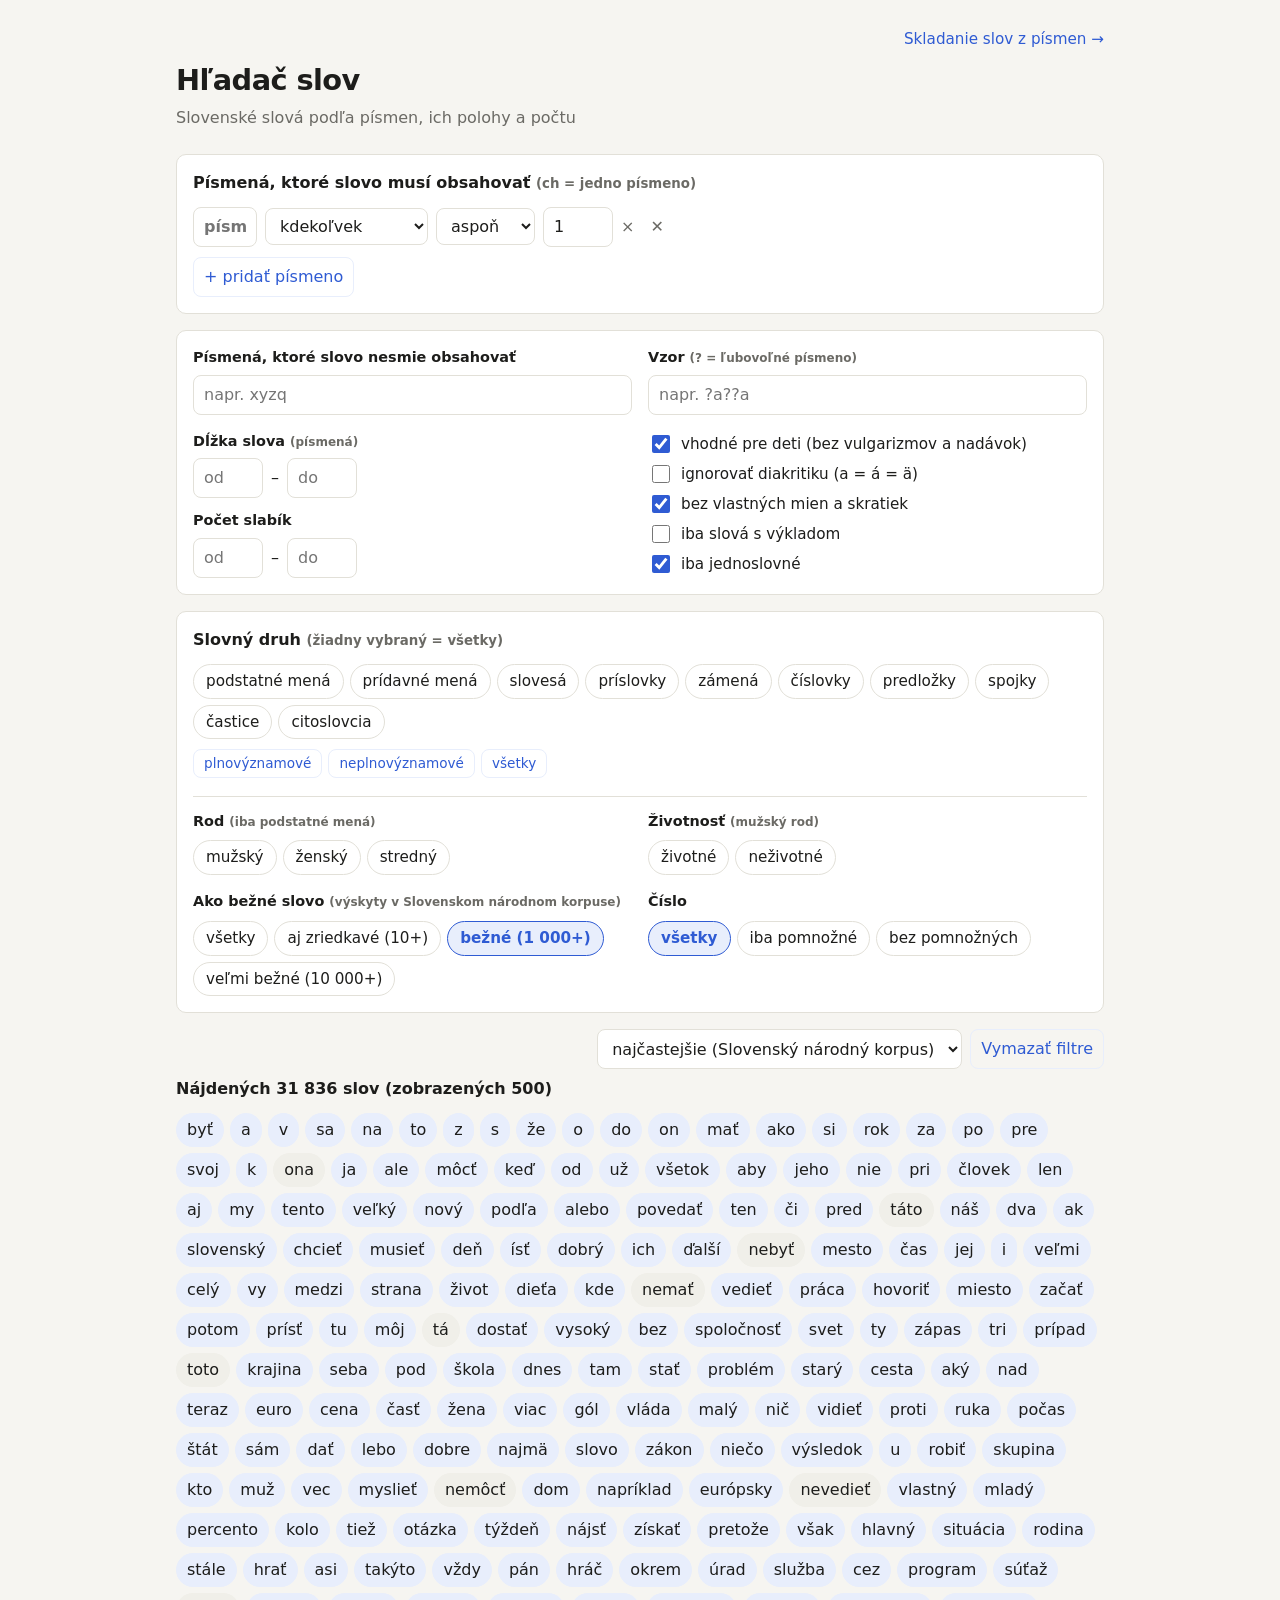
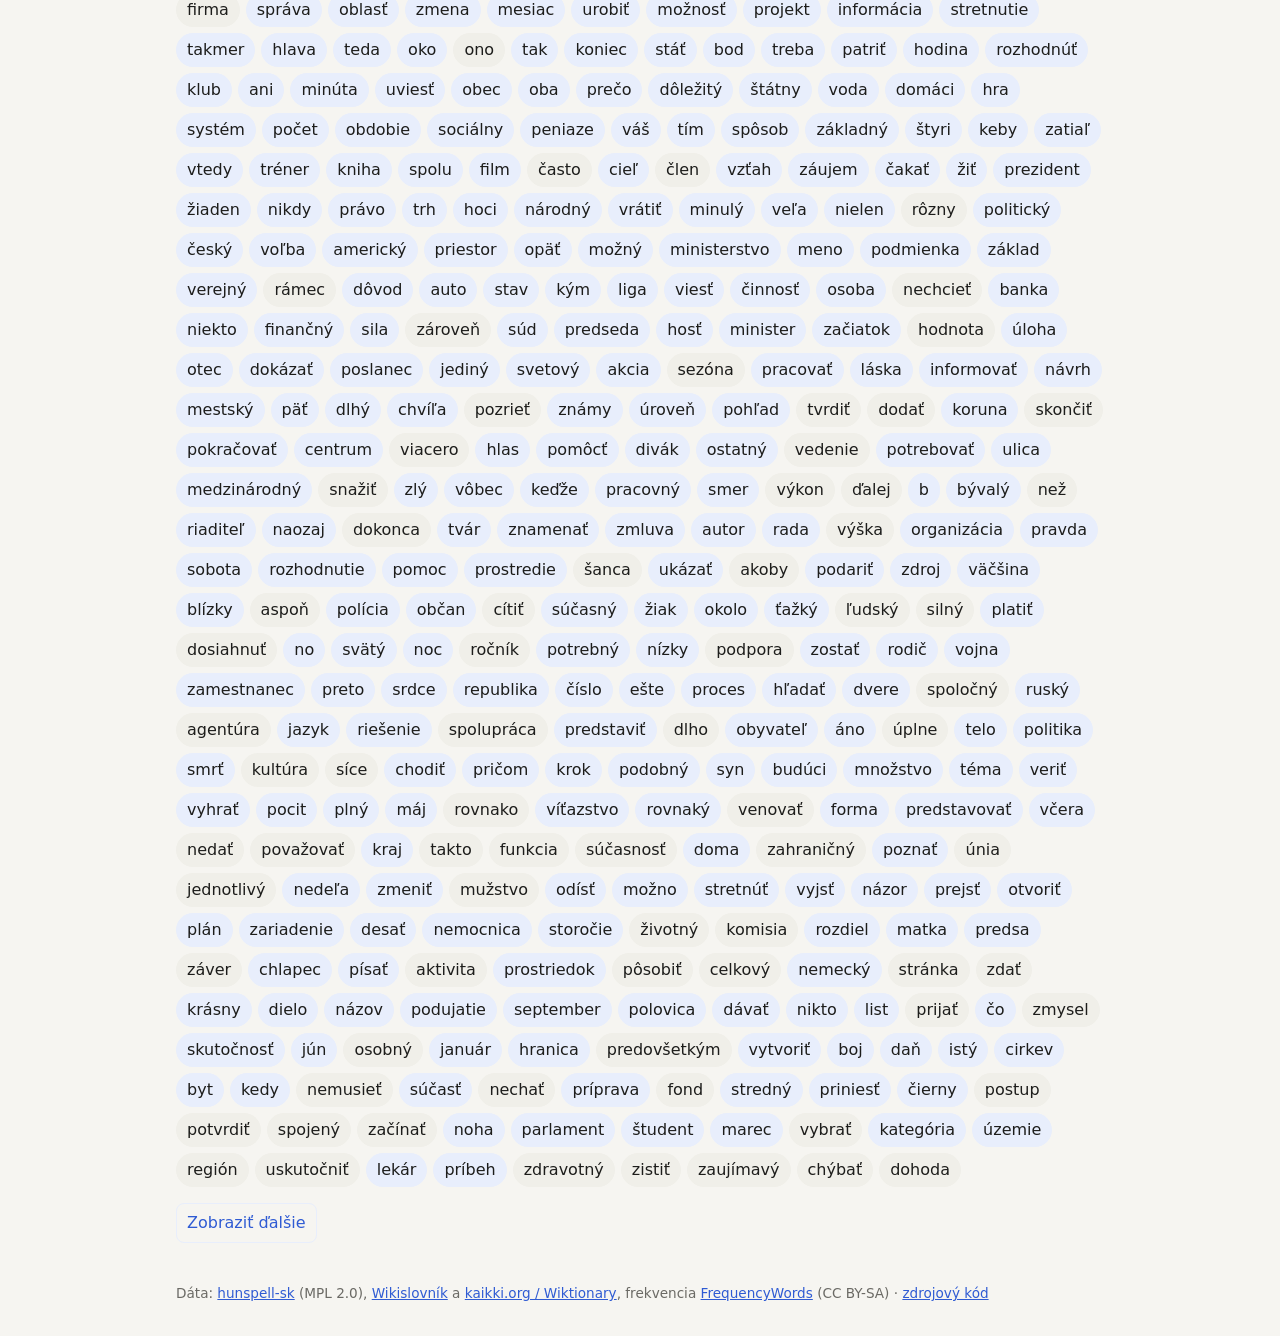
<file: index.html>
<!doctype html>
<html lang="sk">
<head>
  <meta charset="utf-8">
  <meta name="viewport" content="width=device-width, initial-scale=1">
  <!-- Ochrana do hĺbky: povolené sú len vlastné skripty, štýly a dáta z tej istej domény (bez vložených skriptov). -->
  <meta http-equiv="Content-Security-Policy"
        content="default-src 'self'; script-src 'self'; style-src 'self'; img-src 'self' data:; connect-src 'self'; object-src 'none'; base-uri 'none'; form-action 'none'">
  <meta name="referrer" content="strict-origin-when-cross-origin">
  <title>Hľadač slov</title>
  <meta name="description" content="Vyhľadávanie slovenských slov podľa písmen, ich polohy a počtu výskytov.">
  <link rel="stylesheet" href="style.css?v=20261018d">
</head>
<body>
  <header>
    <nav class="top-nav"><a href="skladanie/">Skladanie slov z písmen →</a></nav>
    <h1>Hľadač slov</h1>
    <p class="sub">Slovenské slová podľa písmen, ich polohy a počtu</p>
  </header>

  <main>
    <form id="filters" autocomplete="off">
      <section class="card">
        <h2>Písmená, ktoré slovo musí obsahovať <small>(ch = jedno písmeno)</small></h2>
        <div id="rules"></div>
        <button type="button" id="add-rule" class="ghost">+ pridať písmeno</button>
      </section>

      <section class="card grid2">
        <label>
          <span>Písmená, ktoré slovo nesmie obsahovať</span>
          <input id="exclude" placeholder="napr. xyzq">
        </label>
        <label>
          <span>Vzor <small>(? = ľubovoľné písmeno)</small></span>
          <input id="pattern" placeholder="napr. ?a??a">
        </label>
        <div class="len">
          <span>Dĺžka slova <small>(písmená)</small></span>
          <div class="row">
            <input id="len-min" type="number" min="1" placeholder="od" aria-label="Dĺžka od">
            <span>–</span>
            <input id="len-max" type="number" min="1" placeholder="do" aria-label="Dĺžka do">
          </div>
          <span class="syl-label">Počet slabík</span>
          <div class="row">
            <input id="syl-min" type="number" min="1" placeholder="od" aria-label="Slabiky od">
            <span>–</span>
            <input id="syl-max" type="number" min="1" placeholder="do" aria-label="Slabiky do">
          </div>
        </div>
        <div class="checks">
          <label class="check"><input type="checkbox" id="kids" checked> vhodné pre deti (bez vulgarizmov a nadávok)</label>
          <label class="check"><input type="checkbox" id="ignore-diacritics"> ignorovať diakritiku (a = á = ä)</label>
          <label class="check"><input type="checkbox" id="only-lower" checked> bez vlastných mien a skratiek</label>
          <label class="check"><input type="checkbox" id="only-defs"> iba slová s výkladom</label>
          <label class="check"><input type="checkbox" id="no-spaces" checked> iba jednoslovné</label>
        </div>
      </section>

      <section class="card">
        <h2>Slovný druh <small>(žiadny vybraný = všetky)</small></h2>
        <div class="chips" id="pos-chips">
          <label class="chip"><input type="checkbox" name="pos" value="noun"> podstatné mená</label>
          <label class="chip"><input type="checkbox" name="pos" value="adjective"> prídavné mená</label>
          <label class="chip"><input type="checkbox" name="pos" value="verb"> slovesá</label>
          <label class="chip"><input type="checkbox" name="pos" value="adverb"> príslovky</label>
          <label class="chip"><input type="checkbox" name="pos" value="pronoun"> zámená</label>
          <label class="chip"><input type="checkbox" name="pos" value="number"> číslovky</label>
          <label class="chip"><input type="checkbox" name="pos" value="preposition"> predložky</label>
          <label class="chip"><input type="checkbox" name="pos" value="conjunction"> spojky</label>
          <label class="chip"><input type="checkbox" name="pos" value="particle"> častice</label>
          <label class="chip"><input type="checkbox" name="pos" value="interjection"> citoslovcia</label>
        </div>
        <div class="chip-quick">
          <button type="button" class="ghost small" data-pos="noun,adjective,verb,adverb,number">plnovýznamové</button>
          <button type="button" class="ghost small" data-pos="pronoun,preposition,conjunction,particle,interjection">neplnovýznamové</button>
          <button type="button" class="ghost small" data-pos="">všetky</button>
        </div>

        <div class="grid2 sub-filters">
          <div>
            <h2>Rod <small>(iba podstatné mená)</small></h2>
            <div class="chips">
              <label class="chip"><input type="checkbox" name="rod" value="m"> mužský</label>
              <label class="chip"><input type="checkbox" name="rod" value="f"> ženský</label>
              <label class="chip"><input type="checkbox" name="rod" value="s"> stredný</label>
            </div>
          </div>
          <div>
            <h2>Životnosť <small>(mužský rod)</small></h2>
            <div class="chips">
              <label class="chip"><input type="checkbox" name="ziv" value="A"> životné</label>
              <label class="chip"><input type="checkbox" name="ziv" value="I"> neživotné</label>
            </div>
          </div>
          <div>
            <h2>Ako bežné slovo <small>(výskyty v Slovenskom národnom korpuse)</small></h2>
            <div class="chips">
              <label class="chip"><input type="radio" name="minfreq" value="0"> všetky</label>
              <label class="chip"><input type="radio" name="minfreq" value="10"> aj zriedkavé (10+)</label>
              <label class="chip"><input type="radio" name="minfreq" value="1000" checked> bežné (1 000+)</label>
              <label class="chip"><input type="radio" name="minfreq" value="10000"> veľmi bežné (10 000+)</label>
            </div>
          </div>
          <div>
            <h2>Číslo</h2>
            <div class="chips">
              <label class="chip"><input type="radio" name="pomn" value="" checked> všetky</label>
              <label class="chip"><input type="radio" name="pomn" value="P"> iba pomnožné</label>
              <label class="chip"><input type="radio" name="pomn" value="-P"> bez pomnožných</label>
            </div>
          </div>
        </div>
      </section>

      <div class="actions">
        <select id="sort" aria-label="Zoradenie">
          <option value="freq">najčastejšie (Slovenský národný korpus)</option>
          <option value="freq-books">najčastejšie v knihách</option>
          <option value="freq-sub">najčastejšie v hovorenej reči</option>
          <option value="freq-wiki">najčastejšie vo Wikipédii</option>
          <option value="alpha">abecedne</option>
          <option value="len">od najkratších</option>
          <option value="len-desc">od najdlhších</option>
        </select>
        <button type="button" id="clear-filters" class="ghost">Vymazať filtre</button>
      </div>
    </form>

    <section class="results">
      <div class="results-head">
        <strong id="count">Načítavam slovník…</strong>
      </div>
      <ul id="list"></ul>
      <button type="button" id="more" class="ghost" hidden>Zobraziť ďalšie</button>
    </section>
  </main>

  <dialog id="detail">
    <form method="dialog">
      <button class="close" aria-label="Zavrieť">×</button>
    </form>
    <h3 id="detail-word"></h3>
    <p id="detail-pos" class="muted"></p>
    <div id="detail-body"></div>
  </dialog>

  <template id="rule-tpl">
    <div class="rule">
      <input class="r-letter" maxlength="3" placeholder="písm." aria-label="Písmeno">
      <select class="r-where" aria-label="Poloha">
        <option value="any">kdekoľvek</option>
        <option value="start">na začiatku</option>
        <option value="end">na konci</option>
        <option value="middle">v strede</option>
        <option value="not-start">nie na začiatku</option>
        <option value="not-end">nie na konci</option>
        <option value="pos">na pozícii…</option>
      </select>
      <input class="r-pos" type="number" min="1" placeholder="č." aria-label="Pozícia" hidden>
      <select class="r-cmp" aria-label="Počet">
        <option value="min">aspoň</option>
        <option value="eq">presne</option>
        <option value="max">najviac</option>
      </select>
      <input class="r-count" type="number" min="1" value="1" aria-label="Koľkokrát">
      <span class="times">×</span>
      <button type="button" class="r-del" aria-label="Odstrániť">✕</button>
    </div>
  </template>

  <footer>
    Dáta: <a href="https://github.com/sk-spell/hunspell-sk">hunspell-sk</a> (MPL 2.0),
    <a href="https://sk.wiktionary.org">Wikislovník</a> a
    <a href="https://kaikki.org/dictionary/Slovak/">kaikki.org / Wiktionary</a>,
    frekvencia <a href="https://github.com/hermitdave/FrequencyWords">FrequencyWords</a> (CC BY-SA)
    · <a href="https://github.com/bernysk/pismenka_slovicka">zdrojový kód</a>
  </footer>

  <script src="slovnik.js?v=20261018d"></script>
  <script src="app.js?v=20261018d"></script>
</body>
</html>
</file>
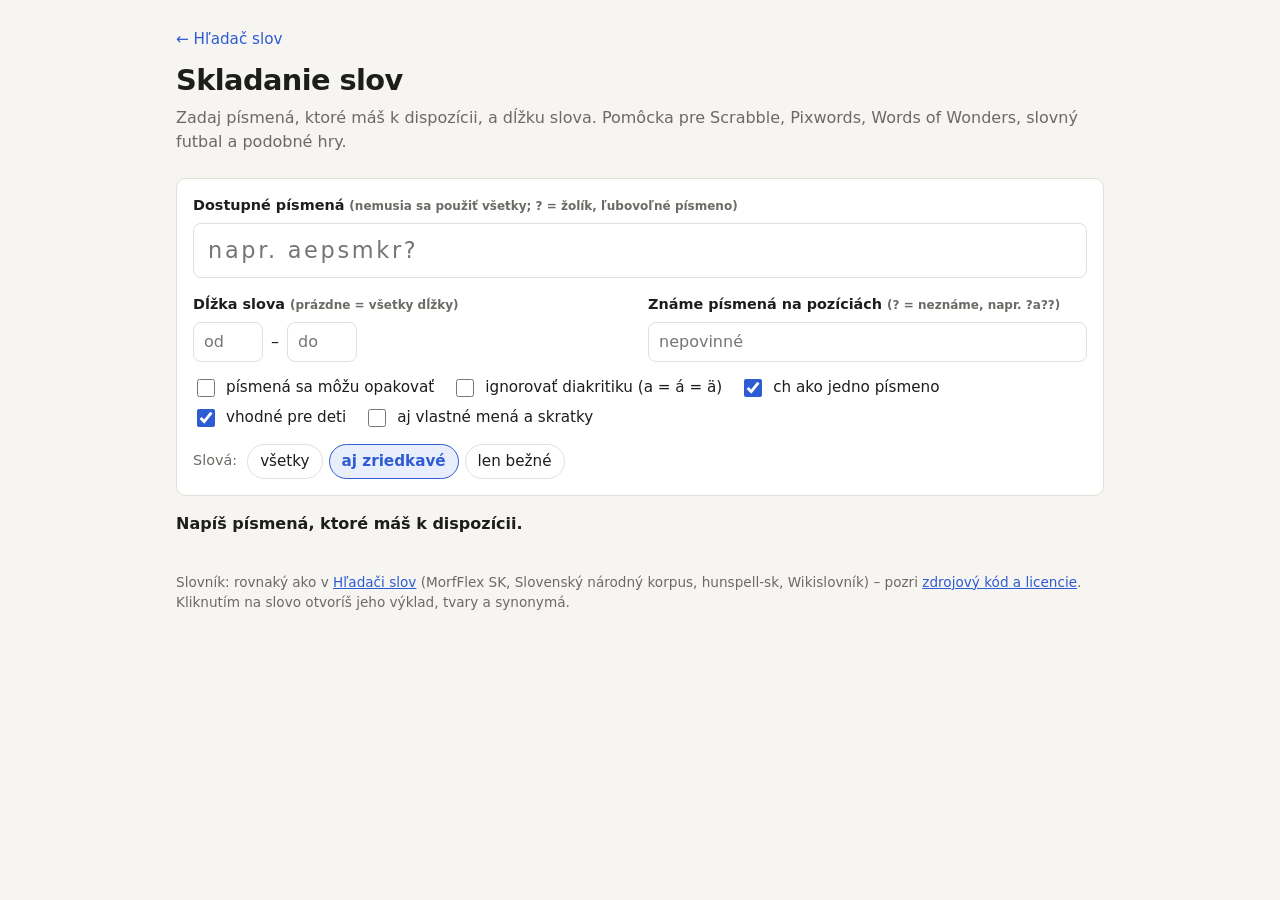
<file: skladanie/index.html>
<!doctype html>
<html lang="sk">
<head>
  <meta charset="utf-8">
  <meta name="viewport" content="width=device-width, initial-scale=1">
  <meta http-equiv="Content-Security-Policy"
        content="default-src 'self'; script-src 'self'; style-src 'self'; img-src 'self' data:; connect-src 'self'; object-src 'none'; base-uri 'none'; form-action 'none'">
  <meta name="referrer" content="strict-origin-when-cross-origin">
  <title>Skladanie slov</title>
  <meta name="description" content="Zadaj dostupné písmená a dĺžku slova – vypíšeme všetky slovenské slová, ktoré sa z nich dajú zložiť. Pomôcka pre Scrabble, Pixwords, Words of Wonders a slovný futbal.">
  <link rel="stylesheet" href="../style.css?v=20261018d">
  <link rel="stylesheet" href="skladanie.css?v=20261018d">
</head>
<body>
  <header>
    <nav class="top-nav"><a href="../">← Hľadač slov</a></nav>
    <h1>Skladanie slov</h1>
    <p class="sub">Zadaj písmená, ktoré máš k dispozícii, a dĺžku slova. Pomôcka pre Scrabble, Pixwords,
      Words of Wonders, slovný futbal a podobné hry.</p>
  </header>

  <main>
    <form id="form" autocomplete="off">
      <section class="card">
        <label class="big">
          <span>Dostupné písmená <small>(nemusia sa použiť všetky; ? = žolík, ľubovoľné písmeno)</small></span>
          <input id="letters" placeholder="napr. aepsmkr?" autocapitalize="off" spellcheck="false" enterkeyhint="search">
        </label>
        <div class="grid2">
          <div class="len">
            <span>Dĺžka slova <small>(prázdne = všetky dĺžky)</small></span>
            <div class="row">
              <input id="len-min" type="number" min="2" placeholder="od" aria-label="Dĺžka od">
              <span>–</span>
              <input id="len-max" type="number" min="2" placeholder="do" aria-label="Dĺžka do">
            </div>
          </div>
          <label>
            <span>Známe písmená na pozíciách <small>(? = neznáme, napr. ?a??)</small></span>
            <input id="pattern" placeholder="nepovinné" autocapitalize="off" spellcheck="false">
          </label>
        </div>
        <div class="checks inline">
          <label class="check"><input type="checkbox" id="repeat"> písmená sa môžu opakovať</label>
          <label class="check"><input type="checkbox" id="ignore-diacritics"> ignorovať diakritiku (a = á = ä)</label>
          <label class="check"><input type="checkbox" id="ch-one" checked> ch ako jedno písmeno</label>
          <label class="check"><input type="checkbox" id="kids" checked> vhodné pre deti</label>
          <label class="check"><input type="checkbox" id="names"> aj vlastné mená a skratky</label>
        </div>
        <div class="chips freq-chips">
          <span class="chips-label">Slová:</span>
          <label class="chip"><input type="radio" name="minfreq" value="0"> všetky</label>
          <label class="chip"><input type="radio" name="minfreq" value="10" checked> aj zriedkavé</label>
          <label class="chip"><input type="radio" name="minfreq" value="1000"> len bežné</label>
        </div>
      </section>
    </form>

    <section class="results">
      <div class="results-head"><strong id="count">Načítavam slovník…</strong></div>
      <div id="groups"></div>
    </section>
  </main>

  <footer>
    Slovník: rovnaký ako v <a href="../">Hľadači slov</a> (MorfFlex SK, Slovenský národný korpus, hunspell-sk, Wikislovník) –
    pozri <a href="https://github.com/bernysk/pismenka_slovicka">zdrojový kód a licencie</a>.
    Kliknutím na slovo otvoríš jeho výklad, tvary a synonymá.
  </footer>

  <dialog id="detail">
    <form method="dialog">
      <button class="close" aria-label="Zavrieť">×</button>
    </form>
    <h3 id="detail-word"></h3>
    <p id="detail-pos" class="muted"></p>
    <div id="detail-body"></div>
  </dialog>

  <script src="../slovnik.js?v=20261018d"></script>
  <script src="skladanie.js?v=20261018d"></script>
</body>
</html>
</file>
<file: style.css>
:root {
  --bg: #f6f5f1;
  --card: #ffffff;
  --text: #1d1d1b;
  --muted: #6b6a65;
  --line: #e2e0d8;
  --accent: #2f5bd3;
  --accent-soft: #e8eefc;
  --chip: #f0efe9;
  --danger: #c0392b;
  --radius: 10px;
}
@media (prefers-color-scheme: dark) {
  :root {
    --bg: #161615;
    --card: #20201e;
    --text: #ecebe6;
    --muted: #9a9890;
    --line: #34332f;
    --accent: #7c9cff;
    --accent-soft: #263055;
    --chip: #2a2a27;
    --danger: #ff7b6b;
  }
}

* { box-sizing: border-box; }
body {
  margin: 0;
  background: var(--bg);
  color: var(--text);
  font: 16px/1.5 system-ui, -apple-system, "Segoe UI", Roboto, sans-serif;
}
header, main, footer { max-width: 960px; margin: 0 auto; padding: 0 16px; }
header { padding-top: 28px; padding-bottom: 8px; }
h1 { margin: 0; font-size: 1.8rem; letter-spacing: -0.02em; }
h2 { margin: 0 0 12px; font-size: 1rem; }
.sub, .muted, small { color: var(--muted); }
.sub { margin: 4px 0 0; }

.card {
  background: var(--card);
  border: 1px solid var(--line);
  border-radius: var(--radius);
  padding: 16px;
  margin: 16px 0;
}
.grid2 { display: grid; grid-template-columns: 1fr 1fr; gap: 16px; }
@media (max-width: 640px) { .grid2 { grid-template-columns: 1fr; } }
label > span, .len > span { display: block; font-weight: 600; font-size: .9rem; margin-bottom: 6px; }

input, select, button {
  font: inherit;
  color: inherit;
  background: var(--card);
  border: 1px solid var(--line);
  border-radius: 8px;
  padding: 7px 10px;
}
input:focus, select:focus, button:focus-visible { outline: 2px solid var(--accent); outline-offset: 1px; }
input[type="number"] { width: 70px; }
label > input:not([type="checkbox"]) { width: 100%; }
button { cursor: pointer; }
button.ghost { background: transparent; color: var(--accent); border-color: var(--accent-soft); }
button.ghost:hover { background: var(--accent-soft); }

.row { display: flex; gap: 8px; align-items: center; }
.len .syl-label { margin-top: 12px; }
.checks { display: flex; flex-direction: column; gap: 6px; justify-content: center; }
.check { display: flex; gap: 8px; align-items: center; font-size: .95rem; }
.check input { width: 18px; height: 18px; accent-color: var(--accent); }

.rule { display: flex; flex-wrap: wrap; gap: 8px; align-items: center; margin-bottom: 10px; }
.r-letter { width: 64px; text-align: center; font-weight: 700; text-transform: lowercase; }
.r-pos { width: 64px; }
.r-count { width: 64px; }
.times { color: var(--muted); }
.r-del { border: none; background: transparent; color: var(--muted); padding: 4px 8px; }
.r-del:hover { color: var(--danger); }

.chips { display: flex; flex-wrap: wrap; gap: 6px; }
.chip {
  display: inline-flex; align-items: center; gap: 6px;
  padding: 5px 12px; border: 1px solid var(--line); border-radius: 999px;
  cursor: pointer; user-select: none; font-size: .95rem;
}
.chip { position: relative; }
.chip input { position: absolute; inset: 0; width: 1px; height: 1px; opacity: 0; pointer-events: none; }
.chip:has(input:checked) { background: var(--accent-soft); border-color: var(--accent); color: var(--accent); font-weight: 600; }
.chip:has(input:focus-visible) { outline: 2px solid var(--accent); outline-offset: 1px; }
.chip-quick { display: flex; gap: 6px; margin-top: 10px; flex-wrap: wrap; }
button.small { padding: 3px 10px; font-size: .85rem; }
.sub-filters { margin-top: 18px; padding-top: 14px; border-top: 1px solid var(--line); grid-template-columns: repeat(2, 1fr); }
@media (max-width: 640px) { .sub-filters { grid-template-columns: 1fr; } }
.sub-filters h2 { font-size: .9rem; margin-bottom: 8px; }

.actions { display: flex; gap: 8px; justify-content: flex-end; }

.results-head { margin: 8px 0 12px; }
#list {
  list-style: none; margin: 0; padding: 0;
  display: flex; flex-wrap: wrap; gap: 6px;
}
#list li button {
  background: var(--chip);
  border: 1px solid transparent;
  padding: 4px 10px;
  border-radius: 999px;
}
#list li button:hover { border-color: var(--accent); }
#list li button.has-def { background: var(--accent-soft); }
#more { margin: 16px 0; }

dialog {
  border: 1px solid var(--line);
  border-radius: var(--radius);
  background: var(--card);
  color: var(--text);
  max-width: min(560px, calc(100vw - 32px));
  width: 100%;
  padding: 20px;
}
dialog::backdrop { background: rgb(0 0 0 / .4); }
dialog h3 { margin: 0; font-size: 1.5rem; }
dialog h4 { margin: 16px 0 4px; font-size: .85rem; text-transform: uppercase; letter-spacing: .05em; color: var(--muted); }
dialog ol { margin: 0; padding-left: 22px; }
.relations { margin: 0; }
.relations dt { font-weight: 600; font-size: .9rem; margin-top: 8px; }
.relations dd { margin: 2px 0 0 0; padding-left: 12px; border-left: 2px solid var(--line); }
.rel-word.link {
  border: none; background: none; padding: 0; color: var(--accent); cursor: pointer; font: inherit;
  text-decoration: underline; text-decoration-color: var(--accent-soft); text-underline-offset: 2px;
}
.rel-word.link:hover { text-decoration-color: var(--accent); }
.rel-label { color: var(--muted); font-size: .8em; font-style: italic; }
.rel-wrong .rel-word { text-decoration: line-through; text-decoration-color: var(--muted); }
.close { float: right; border: none; background: transparent; font-size: 1.4rem; line-height: 1; padding: 0 4px; }

footer { color: var(--muted); font-size: .85rem; padding-top: 24px; padding-bottom: 32px; }
footer a, dialog a { color: var(--accent); }

/* tabuľka tvarov v detaile slova (renderForms v app.js) */
.forms-sub { margin: 10px 0 4px; font-weight: 600; font-size: .9rem; }
.forms-line { margin: 4px 0; }
.forms-note { font-size: .8rem; margin: 6px 0 0; }
.forms-wrap { overflow-x: auto; }  /* poistka pre veľmi dlhé tvary; bežne sa tabuľka zmestí */
table.forms { border-collapse: collapse; width: 100%; font-size: .95rem; }
table.forms th, table.forms td { border: 1px solid var(--line); padding: 4px 8px; text-align: left; vertical-align: top; }
table.forms td { overflow-wrap: anywhere; hyphens: auto; }
table.forms thead th { background: var(--chip); font-size: .8rem; font-weight: 600; color: var(--muted); }
table.forms tbody th { font-weight: 600; white-space: nowrap; width: 1%; }
table.forms td.muted { text-align: center; }
table.forms.adj td, table.forms.compare td, table.forms.past td, table.forms.imp td { text-align: center; }
.case-short { display: none; }
.case-q { display: block; font-weight: 400; color: var(--muted); font-size: .75rem; }
@media (max-width: 520px) {
  table.forms { font-size: .85rem; }
  table.forms th, table.forms td { padding: 3px 5px; }
  table.forms.adj .case-long, table.forms.adj .case-q { display: none; }
  table.forms.adj .case-short { display: inline; }
}

/* navigácia medzi stránkami (Hľadač slov ↔ Skladanie slov) */
.top-nav { margin-bottom: 8px; font-size: .95rem; text-align: right; }
.top-nav a { color: var(--accent); text-decoration: none; }
.top-nav a:hover { text-decoration: underline; }
</file>
<file: skladanie/skladanie.css>
/* Doplnkové štýly pre podstránku Skladanie slov (základ je ../style.css). */
.top-nav { text-align: left; }

label.big { display: block; margin-bottom: 16px; }
label.big input {
  font-size: 1.4rem; letter-spacing: .12em; padding: 10px 14px; text-transform: lowercase;
}
.checks.inline { flex-direction: row; flex-wrap: wrap; justify-content: flex-start; gap: 6px 18px; margin-top: 14px; }
.freq-chips { margin-top: 14px; align-items: center; }
.chips-label { color: var(--muted); font-size: .9rem; margin-right: 4px; }

.group { margin: 18px 0; }
.group h2 { font-size: 1rem; margin: 0 0 8px; }
.group h2 small { font-weight: normal; }
.words { list-style: none; margin: 0; padding: 0; display: flex; flex-wrap: wrap; gap: 6px; }
.words a {
  display: inline-block; padding: 4px 10px; border-radius: 999px; background: var(--chip);
  color: inherit; text-decoration: none; border: 1px solid transparent; letter-spacing: .02em;
}
.words a:hover { border-color: var(--accent); }
.words a.has-def { background: var(--accent-soft); }
.words .wild { color: var(--accent); font-weight: 700; text-decoration: underline dotted; }
.more-btn { margin-top: 8px; }
</file>
